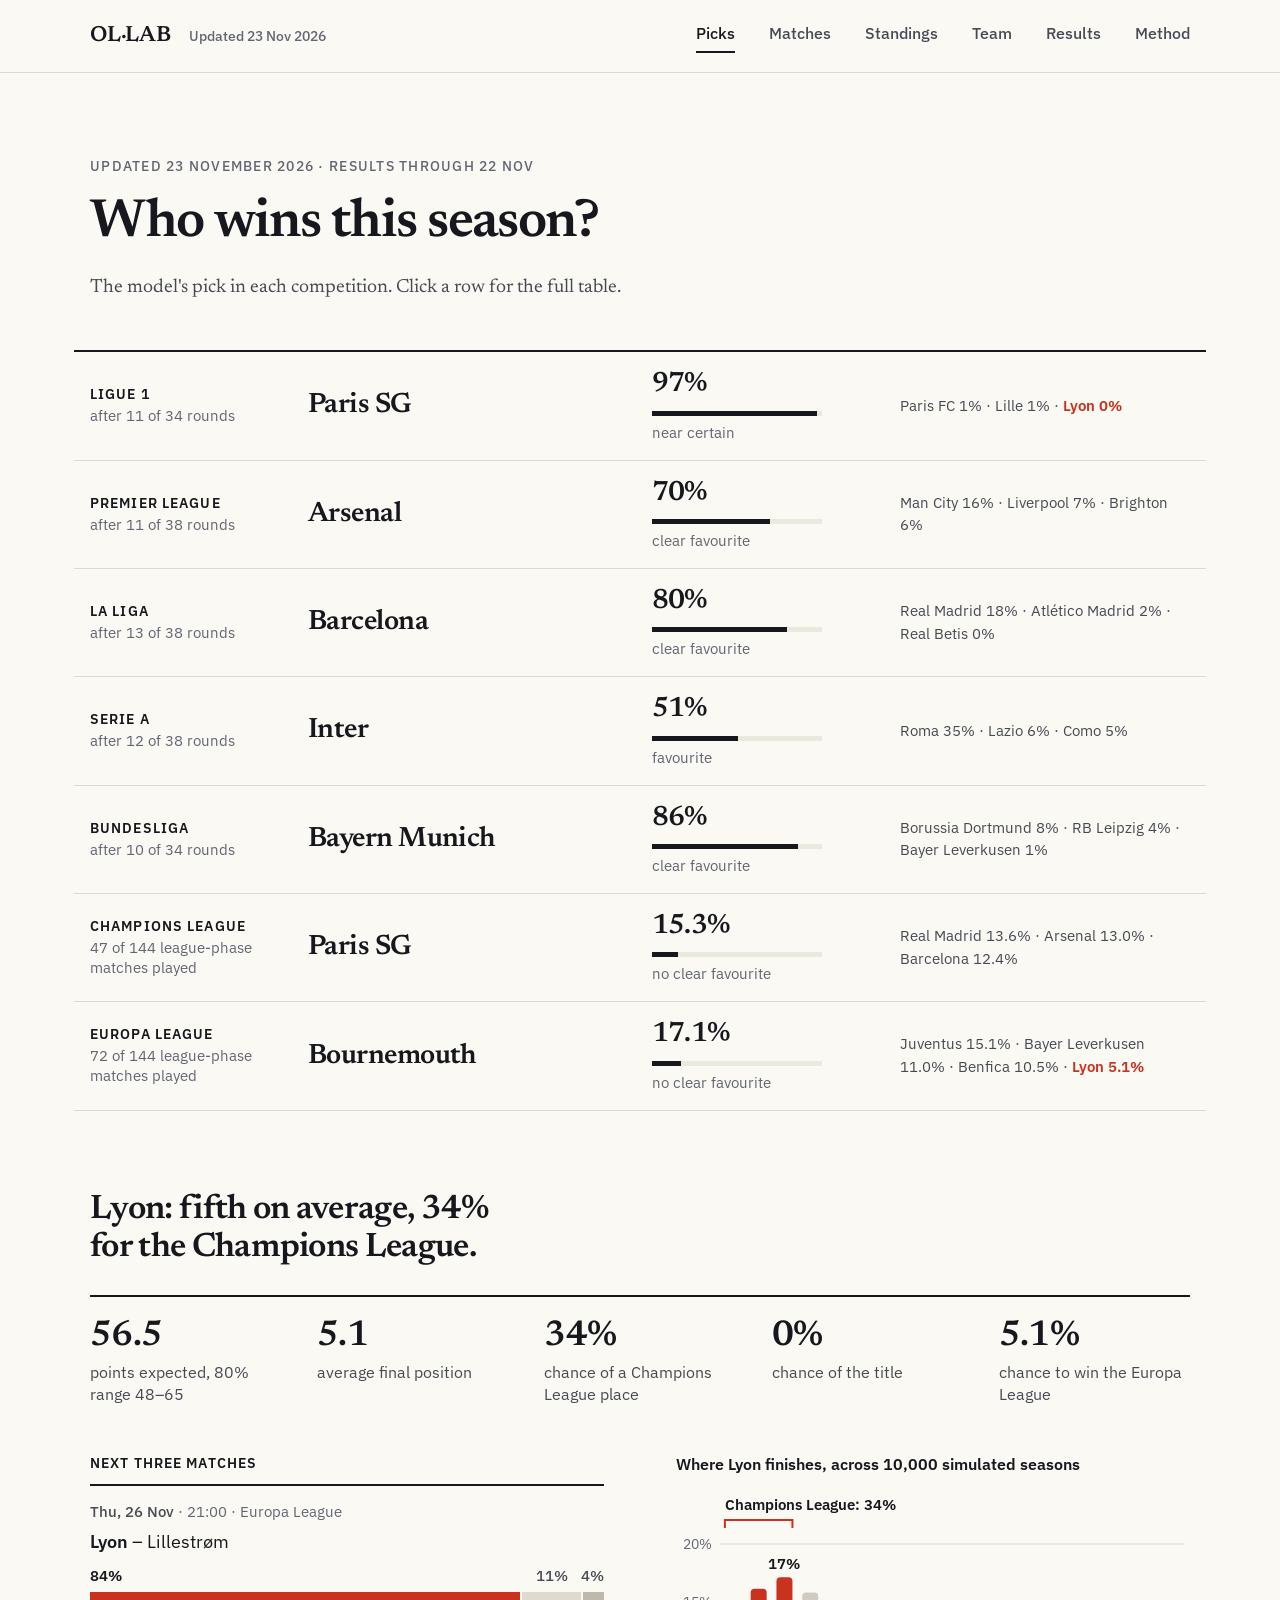
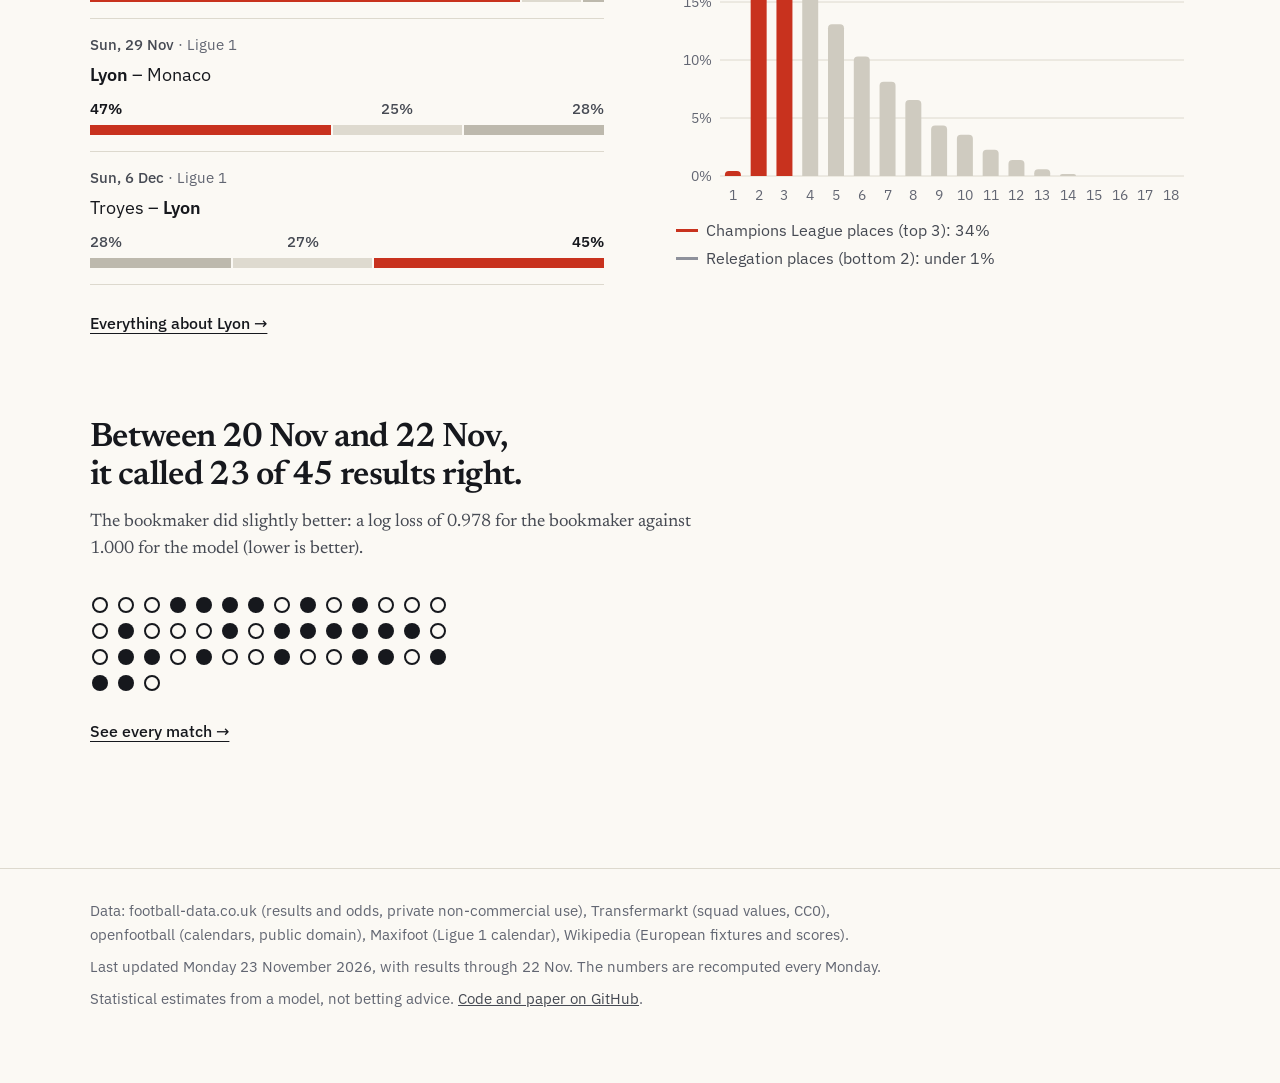
<file: site/index.html>
<!doctype html>
<html lang="en">
<head>
<meta charset="utf-8">
<meta name="viewport" content="width=device-width, initial-scale=1">
<title>OL·LAB — who wins 2026/27, and what happens next</title>
<meta name="description" content="Machine-learning predictions for the five major European leagues, the Champions League and the Europa League: the model's pick, every upcoming match, and a track record against the results. Olympique Lyonnais is the case study.">
<link rel="icon" href="data:image/svg+xml,%3Csvg xmlns='http://www.w3.org/2000/svg' viewBox='0 0 32 32'%3E%3Crect width='32' height='32' fill='%23FBF9F4'/%3E%3Ccircle cx='16' cy='16' r='9' fill='%23C8321E'/%3E%3C/svg%3E">
<link rel="stylesheet" href="style.css">
</head>
<body>
<header class="mast"><div class="wrap">
  <div class="brand"><a class="mark" href="#picks">OL·LAB</a><span class="upd" id="upd"></span></div>
  <nav id="nav" aria-label="Pages">
    <a href="#picks" data-p="picks">Picks</a>
    <a href="#matches" data-p="matches">Matches</a>
    <a href="#standings" data-p="standings">Standings</a>
    <a href="#team" data-p="team">Team</a>
    <a href="#results" data-p="results">Results</a>
    <a href="#method" data-p="method">Method</a>
  </nav>
</div></header>
<main id="app" class="wrap" tabindex="-1"></main>
<footer><div class="wrap">
  <p>Data: football-data.co.uk (results and odds, private non-commercial use), Transfermarkt (squad values, CC0), openfootball (calendars, public domain), Maxifoot (Ligue 1 calendar), Wikipedia (European fixtures and scores).</p>
  <p id="refresh"></p>
  <p>Statistical estimates from a model, not betting advice. <a href="https://github.com/lacostetheo/ML-PREDICTION-OLYMPIQUE-LYONNAIS">Code and paper on GitHub</a>.</p>
</div></footer>
<script src="data.js"></script>
<script src="app.js"></script>
</body>
</html>
</file>
<file: site/style.css>
/* OL·LAB — direction "Éditorial": paper, serif headlines, one accent colour reserved for Lyon.
   Rules: nothing below 14 px, no decorative colour, hairlines instead of boxes. */
@font-face { font-family: "Newsreader"; src: url(fonts/newsreader-latin-400-normal.woff2) format("woff2"); font-weight: 400; font-style: normal; font-display: swap; }
@font-face { font-family: "Newsreader"; src: url(fonts/newsreader-latin-600-normal.woff2) format("woff2"); font-weight: 600; font-style: normal; font-display: swap; }
@font-face { font-family: "Newsreader"; src: url(fonts/newsreader-latin-400-italic.woff2) format("woff2"); font-weight: 400; font-style: italic; font-display: swap; }
@font-face { font-family: "Plex"; src: url(fonts/ibm-plex-sans-latin-400-normal.woff2) format("woff2"); font-weight: 400; font-display: swap; }
@font-face { font-family: "Plex"; src: url(fonts/ibm-plex-sans-latin-500-normal.woff2) format("woff2"); font-weight: 500; font-display: swap; }
@font-face { font-family: "Plex"; src: url(fonts/ibm-plex-sans-latin-600-normal.woff2) format("woff2"); font-weight: 600; font-display: swap; }

:root {
  --paper: #FBF9F4; --panel: #F5F2EA; --ink: #16181D; --ink2: #464A53; --ink3: #626672;
  --rule: #DDD9CE; --rule2: #EBE8DE; --gray: #CFCBC0; --mid: #8E919B; --accent: #C8321E;
  --serif: "Newsreader", Georgia, "Times New Roman", serif;
  --sans: "Plex", "IBM Plex Sans", system-ui, -apple-system, "Segoe UI", Roboto, sans-serif;
  --gutter: clamp(20px, 4vw, 40px);
}
* { box-sizing: border-box; }
html { scroll-behavior: smooth; -webkit-text-size-adjust: 100%; }
body { margin: 0; background: var(--paper); color: var(--ink); font: 400 17px/1.55 var(--serif); -webkit-font-smoothing: antialiased; }
a { color: inherit; }
button { font: inherit; color: inherit; }
:focus-visible { outline: 2px solid var(--accent); outline-offset: 3px; }
.wrap { max-width: 1180px; margin: 0 auto; padding: 0 var(--gutter); }
main { padding-bottom: 40px; outline: none; }
.num { font-variant-numeric: tabular-nums; }

/* ---------- masthead */
.mast { border-bottom: 1px solid var(--rule); }
.mast .wrap { display: flex; align-items: center; justify-content: space-between; height: 72px; }
.brand { display: flex; align-items: baseline; gap: 6px 18px; flex-wrap: wrap; }
.upd { font: 500 14px var(--sans); color: var(--ink3); white-space: nowrap; }
.mark { font: 600 22px var(--serif); letter-spacing: -.01em; text-decoration: none; }
nav a { font: 500 16px var(--sans); margin-left: 30px; color: var(--ink2); text-decoration: none; padding: 8px 0; border-bottom: 2px solid transparent; }
nav a:hover { color: var(--ink); }
nav a[aria-current="page"] { color: var(--ink); border-bottom-color: var(--ink); }
@media (max-width: 800px) {
  .mast .wrap { flex-wrap: wrap; height: auto; padding-top: 14px; }
  nav { width: 100%; overflow-x: auto; white-space: nowrap; margin: 4px calc(var(--gutter) * -1) 0; padding: 0 var(--gutter) 10px; }
  nav a { margin: 0 24px 0 0; }
}

/* ---------- page heads */
.head { padding-top: clamp(40px, 7vw, 84px); }
.eyebrow { font: 500 14px var(--sans); letter-spacing: .09em; text-transform: uppercase; color: var(--ink3); margin: 0 0 20px; }
h1 { font: 600 clamp(34px, 5vw, 54px)/1.05 var(--serif); letter-spacing: -.025em; margin: 0 0 22px; max-width: 12em; text-wrap: balance; }
h2 { font: 600 clamp(24px, 3vw, 34px)/1.12 var(--serif); letter-spacing: -.02em; margin: 0 0 14px; max-width: 18em; text-wrap: balance; }
h3 { font: 600 14px var(--sans); letter-spacing: .08em; text-transform: uppercase; margin: 0 0 12px; }
.stand { font: 400 clamp(17px, 1.8vw, 19px)/1.5 var(--serif); color: var(--ink2); max-width: 34em; margin: 0 0 18px; }
.lead { font: 400 clamp(16px, 1.6vw, 18px)/1.5 var(--serif); color: var(--ink2); max-width: 36em; margin: 0 0 32px; }
.block { padding-top: clamp(48px, 7vw, 80px); }
.small { font: 400 16px/1.55 var(--sans); color: var(--ink2); }
.muted { color: var(--ink3); }
.link { font: 500 16px var(--sans); text-underline-offset: 4px; }
.cta { display: inline-block; margin-top: 28px; }

/* ---------- picks */
.picks { list-style: none; margin: clamp(32px, 5vw, 48px) -16px 0; padding: 0; border-top: 2px solid var(--ink); }
.pick { display: grid; grid-template-columns: 190px minmax(0, 1.25fr) 220px minmax(0, 1.15fr); gap: 8px 28px; align-items: center; padding: 18px 16px; border-bottom: 1px solid var(--rule); text-decoration: none; color: inherit; }
.pick:hover { background: var(--panel); }
.pk-comp b { font: 600 14px var(--sans); letter-spacing: .08em; text-transform: uppercase; display: block; }
.pk-comp small { font: 400 15px/1.35 var(--sans); color: var(--ink3); display: block; margin-top: 3px; }
.pk-name { font: 600 clamp(22px, 2.3vw, 28px)/1.1 var(--serif); letter-spacing: -.02em; }
.pk-p b { font: 600 clamp(22px, 2.3vw, 28px)/1 var(--serif); letter-spacing: -.02em; }
.bar1 { display: block; height: 5px; background: var(--rule2); margin-top: 9px; max-width: 170px; }
.bar1 i { display: block; height: 100%; background: var(--ink); }
.pk-verdict { font: 400 15px var(--sans); color: var(--ink3); margin-top: 7px; }
.pk-more { font: 400 15px/1.5 var(--sans); color: var(--ink2); }
.pk-more em, .me { font-style: normal; color: var(--accent); font-weight: 600; }
@media (max-width: 900px) {
  .pick { grid-template-columns: 1fr auto; padding: 22px 16px; }
  .pk-comp, .pk-more { grid-column: 1 / -1; }
  .pk-comp b, .pk-comp small { display: inline; } .pk-comp small { margin-left: 10px; }
}

/* ---------- Lyon block / team page */
.cols { display: grid; grid-template-columns: minmax(0, 1fr) minmax(0, 1fr); gap: clamp(36px, 6vw, 72px); align-items: start; }
@media (max-width: 960px) { .cols { grid-template-columns: 1fr; } }
.figs { display: grid; grid-template-columns: repeat(auto-fit, minmax(150px, 1fr)); gap: 22px 36px; margin: 28px 0 0; padding-top: 22px; border-top: 2px solid var(--ink); }
.fig .v { font: 600 clamp(28px, 3.2vw, 36px)/1 var(--serif); letter-spacing: -.02em; }
.fig .l { font: 400 16px/1.4 var(--sans); color: var(--ink2); margin-top: 6px; }
.chart-t { font: 600 16px var(--sans); margin: 0 0 6px; }
.chart { width: 100%; }
.chart svg { display: block; font-family: var(--sans); }
svg.rng { display: block; } svg.dotgrid { font-family: var(--sans); }
.upnext { list-style: none; padding: 0; margin: 0; border-top: 2px solid var(--ink); }
.upnext li { padding: 16px 0; border-bottom: 1px solid var(--rule); }
.upnext .fx { display: block; padding: 0; border: 0; cursor: default; background: none; }
.upnext .when { display: block; margin-bottom: 8px; }
.upnext .teams { display: block; font-size: 18px; margin-bottom: 12px; }
.upnext .teams .t { display: inline; }
.upnext .teams .t + .t:before { content: " – "; font-weight: 400; }
.upnext .p3 { margin-top: 0; }
.empty { font: 400 17px var(--sans); color: var(--ink2); padding: 22px 0; border-bottom: 1px solid var(--rule); }

/* ---------- fixtures */
.when { font: 400 15px/1.35 var(--sans); color: var(--ink3); }
.when b { font-weight: 500; color: var(--ink2); }
.fx { display: grid; grid-template-columns: 72px minmax(0, 1fr) minmax(220px, 340px); gap: 8px 28px; align-items: center; padding: 16px 0; border-bottom: 1px solid var(--rule); width: 100%; text-align: left; background: none; border-left: 0; border-right: 0; border-top: 0; cursor: pointer; }
.fx:hover, .fx[aria-expanded="true"] { background: var(--panel); }
.fx[aria-expanded="true"] { border-bottom-color: transparent; }
.teams { font: 400 17px/1.35 var(--sans); }
.teams .t { display: block; }
.teams .fav { font-weight: 600; }
.p3 { display: block; width: 100%; }
.p3 .nums { display: flex; gap: 2px; font: 500 15px var(--sans); font-variant-numeric: tabular-nums; margin-bottom: 6px; color: var(--ink2); }
.p3 .nums > span { position: relative; height: 1.3em; min-width: 0; }
.p3 .nums > span > b { position: absolute; top: 0; font-weight: inherit; white-space: nowrap; }
.p3 .nums > span:nth-child(1) > b { left: 0; }
.p3 .nums > span:nth-child(2) > b { left: 50%; transform: translateX(-50%); }
.p3 .nums > span:nth-child(3) > b { right: 0; }
.p3 .nums .fav > b { font-weight: 600; color: var(--ink); }
.p3 .seg { display: flex; gap: 2px; height: 10px; }
.p3 .seg i { display: block; height: 100%; }
.sf { background: var(--ink); } .so { background: #BDB9AD; } .sd { background: #DEDACF; } .sx { background: var(--accent); }
.late { font: 500 14px var(--sans); color: var(--accent); }
.fxlist { margin: 0; padding: 0; list-style: none; }
.notime .fx { grid-template-columns: minmax(0, 1fr) minmax(220px, 340px); } .notime .when { display: none; }
.day { font: 600 19px var(--serif); margin: 36px 0 4px; padding-bottom: 8px; border-bottom: 2px solid var(--ink); display: flex; justify-content: space-between; align-items: baseline; gap: 16px; }
.day small { font: 400 15px var(--sans); color: var(--ink3); }
.detail { padding: 8px 0 26px; border-bottom: 1px solid var(--rule); background: var(--panel); }
.detail .in { display: grid; grid-template-columns: minmax(0, 1.4fr) minmax(0, 1fr); gap: 28px 56px; padding: 6px 16px 0; }
@media (max-width: 800px) { .detail .in { grid-template-columns: 1fr; } }
.why { display: grid; grid-template-columns: 112px 1fr 58px; gap: 8px 12px; align-items: center; font: 400 16px var(--sans); }
.why .tr { position: relative; height: 12px; background: var(--rule2); }
.why .tr:after { content: ""; position: absolute; left: 50%; top: -3px; bottom: -3px; width: 1px; background: var(--mid); }
.why .tr i { position: absolute; top: 0; bottom: 0; background: var(--ink); }
.why .tr i.neg { background: var(--mid); }
.why .v { text-align: right; font-variant-numeric: tabular-nums; }
.why .tot { font-weight: 600; }
.facts { font: 400 16px/1.6 var(--sans); color: var(--ink2); margin: 0; }
.facts dt { font-weight: 600; color: var(--ink); margin-top: 10px; } .facts dd { margin: 0; }
@media (max-width: 760px) {
  .fx, .notime .fx { grid-template-columns: 1fr; gap: 10px; padding: 18px 0; }
  .when { display: flex; gap: 12px; }
}

/* ---------- controls */
.controls { display: flex; flex-wrap: wrap; gap: 14px 28px; align-items: center; margin: 26px 0 6px; }
.tabs { display: flex; flex-wrap: wrap; gap: 4px 24px; border-bottom: 1px solid var(--rule); margin-top: 34px; width: 100%; }
.tabs button { background: none; border: 0; border-bottom: 3px solid transparent; padding: 10px 0 9px; margin-bottom: -1px; font: 500 16px var(--sans); color: var(--ink2); cursor: pointer; }
.tabs button:hover { color: var(--ink); }
@media (max-width: 700px) { .tabs { flex-wrap: nowrap; overflow-x: auto; scrollbar-width: none; margin-right: calc(var(--gutter) * -1); padding-right: var(--gutter); } .tabs button { white-space: nowrap; flex: none; } }
.tabs button[aria-selected="true"] { color: var(--ink); border-bottom-color: var(--ink); }
label.sel { display: inline-flex; align-items: center; gap: 10px; font: 500 15px var(--sans); color: var(--ink2); }
select { font: 400 16px var(--sans); color: var(--ink); background-color: var(--paper); border: 1px solid var(--ink); border-radius: 0; padding: 9px 34px 9px 12px; appearance: none; -webkit-appearance: none; background-image: linear-gradient(45deg, transparent 50%, var(--ink) 50%), linear-gradient(135deg, var(--ink) 50%, transparent 50%); background-position: calc(100% - 17px) 55%, calc(100% - 12px) 55%; background-size: 5px 5px, 5px 5px; background-repeat: no-repeat; max-width: 100%; }
.step { display: inline-flex; align-items: center; gap: 8px; }
.step button { background: none; border: 1px solid var(--ink); width: 40px; height: 40px; font: 500 18px var(--sans); cursor: pointer; }
.step button:disabled { opacity: .3; cursor: default; }
.step button:not(:disabled):hover { background: var(--ink); color: var(--paper); }
.step span { min-width: 170px; text-align: center; font: 600 16px var(--sans); }

/* ---------- tables */
.tw { overflow-x: auto; margin-top: 28px; }
table { width: 100%; border-collapse: collapse; font: 400 16px var(--sans); }
th { font: 600 14px var(--sans); letter-spacing: .04em; text-align: left; padding: 0 12px 10px 0; border-bottom: 2px solid var(--ink); vertical-align: bottom; white-space: nowrap; }
td { padding: 11px 12px 11px 0; border-bottom: 1px solid var(--rule); white-space: nowrap; }
th.r, td.r { text-align: right; font-variant-numeric: tabular-nums; }
td.t { font-weight: 500; }
tr.me td { background: #FBEEE9; }
tr.me td.t { color: var(--accent); font-weight: 600; box-shadow: inset 4px 0 0 var(--accent); padding-left: 12px; }
tr.cut td { border-bottom: 1px solid var(--ink); }
.rng { display: block; }
.dot { display: inline-block; width: 12px; height: 12px; border-radius: 50%; vertical-align: -1px; margin-right: 8px; }
.dot.ok { background: var(--ink); } .dot.no { border: 2px solid var(--ink); }
.ok-t { font-weight: 600; } .no-t { color: var(--ink2); }

/* ---------- results */
.sumrow { display: grid; grid-template-columns: repeat(auto-fit, minmax(240px, 1fr)); gap: 28px 44px; margin: 36px 0 0; padding-top: 22px; border-top: 2px solid var(--ink); }
.sumrow .l { font: 500 15px var(--sans); color: var(--ink3); margin-bottom: 6px; }
.sumrow .v { font: 600 clamp(30px, 3.6vw, 40px)/1 var(--serif); letter-spacing: -.02em; }
.sumrow .s { font: 400 16px/1.5 var(--sans); color: var(--ink2); margin-top: 8px; }
.dotgrid { display: block; margin-top: 8px; }
.callout { border-left: 3px solid var(--ink); padding: 4px 0 4px 18px; margin: 28px 0 0; font: 400 17px/1.55 var(--sans); color: var(--ink2); max-width: 46em; }

/* ---------- method */
.prose { max-width: 40em; }
.prose p { margin: 0 0 18px; }
.formula { font: italic 400 clamp(17px, 2vw, 20px)/1.6 var(--serif); margin: 18px 0 22px; padding: 14px 0; border-top: 1px solid var(--rule); border-bottom: 1px solid var(--rule); overflow-x: auto; white-space: nowrap; }
.formula sub, .formula sup { font-size: .72em; line-height: 0; }
.gl { text-decoration: underline dotted; text-underline-offset: 4px; }
.list { margin: 0 0 18px; padding-left: 22px; } .list li { margin: 0 0 8px; }
.legend { display: flex; flex-wrap: wrap; gap: 8px 24px; font: 400 16px var(--sans); color: var(--ink2); margin-top: 10px; }
.legend i { display: inline-block; width: 22px; height: 3px; vertical-align: 4px; margin-right: 8px; }
.chart.ar { margin-top: 12px; }

/* ---------- footer */
footer { margin-top: clamp(72px, 10vw, 120px); border-top: 1px solid var(--rule); padding: 30px 0 64px; font: 400 15px/1.6 var(--sans); color: var(--ink3); }
footer p { max-width: 54em; margin: 0 0 8px; }
footer a { color: var(--ink2); }
</file>
